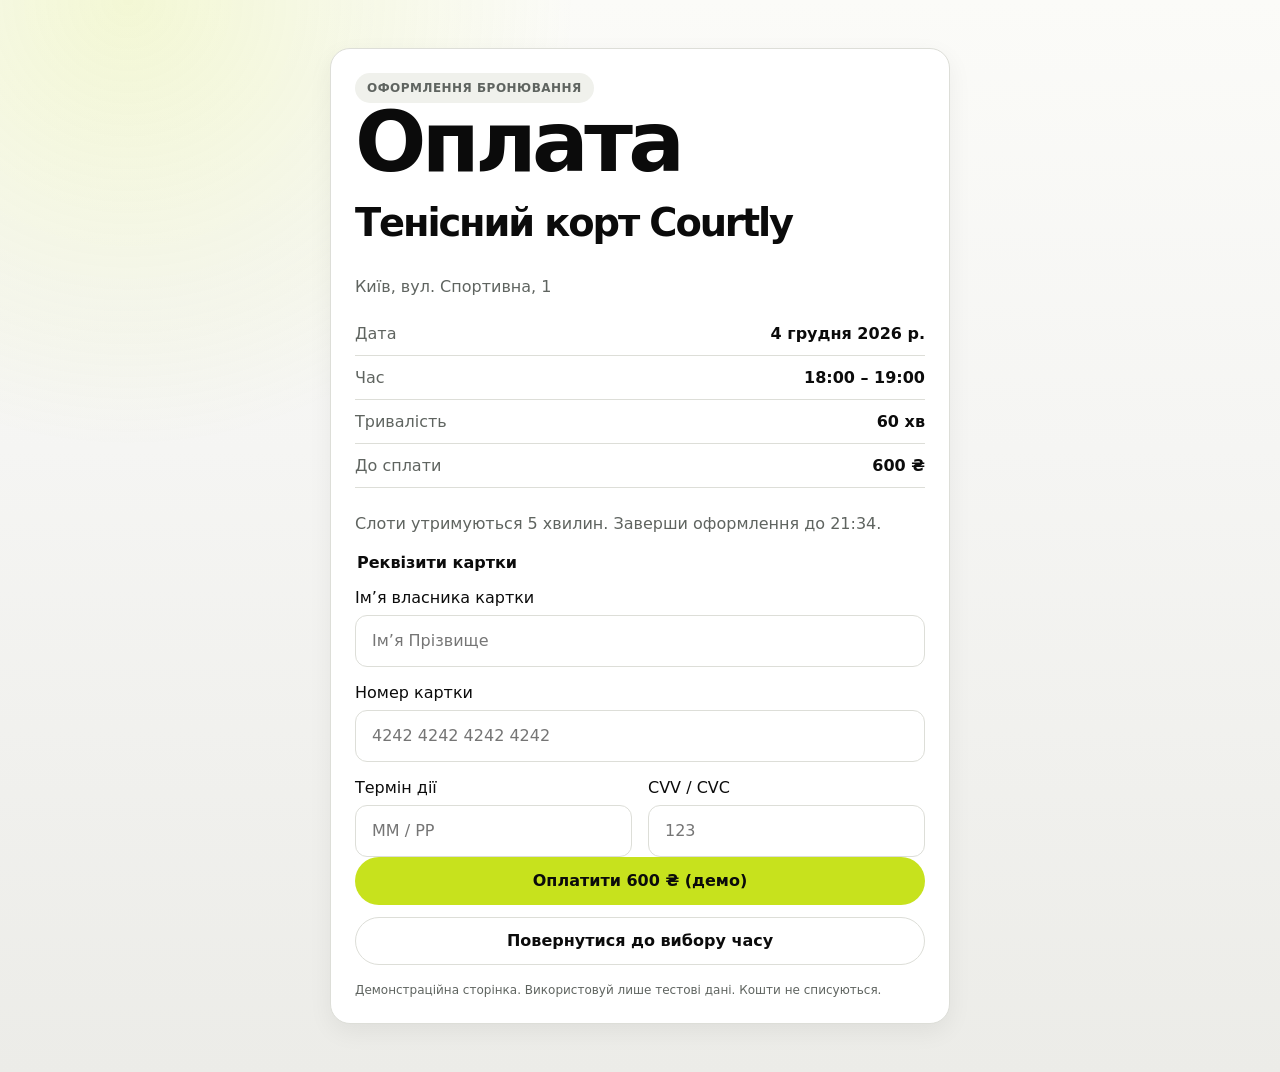
<file: index.html>
<!doctype html>
<html lang="uk">
  <head>
    <meta charset="UTF-8" />
    <meta name="viewport" content="width=device-width, initial-scale=1.0" />
    <title>Оплата — Courtly</title>
    <link rel="stylesheet" href="styles.css" />
    <script src="script.js" defer></script>
  </head>
  <body>
    <main class="checkout-main">
      <section id="checkout" class="checkout-panel booking-summary" aria-labelledby="checkout-title">
        <span class="eyebrow dark">Оформлення бронювання</span>
        <h1 id="checkout-title">Оплата</h1>
        <h2>Тенісний корт Courtly</h2>
        <p>Київ, вул. Спортивна, 1</p>
        <div class="summary-list">
          <div><span>Дата</span><strong id="booking-date"></strong></div>
          <div><span>Час</span><strong>18:00 – 19:00</strong></div>
          <div><span>Тривалість</span><strong>60 хв</strong></div>
          <div><span>До сплати</span><strong>600 ₴</strong></div>
        </div>
        <p>Слоти утримуються 5 хвилин. Заверши оформлення до <span id="held-until"></span>.</p>
        <form id="payment-form" class="checkout-payment-form" novalidate autocomplete="off">
          <fieldset id="card-fields">
            <legend>Реквізити картки</legend>
            <label>Ім’я власника картки
              <input name="cardholder" type="text" placeholder="Ім’я Прізвище" maxlength="120" autocomplete="off" />
            </label>
            <label>Номер картки
              <input name="card_number" type="text" inputmode="numeric" placeholder="4242 4242 4242 4242" maxlength="23" autocomplete="off" />
            </label>
            <div class="checkout-card-details">
              <label>Термін дії
                <input name="expiry" type="text" inputmode="numeric" placeholder="ММ / РР" maxlength="9" autocomplete="off" />
              </label>
              <label>CVV / CVC
                <input name="cvv" type="password" inputmode="numeric" placeholder="123" maxlength="4" autocomplete="off" />
              </label>
            </div>
          </fieldset>
          <button id="pay-button" class="primary-button full" type="submit">Оплатити 600 ₴ (демо)</button>
        </form>
        <button id="reset-button" class="secondary-button full" type="button">Повернутися до вибору часу</button>
        <p class="demo-note">Демонстраційна сторінка. Використовуй лише тестові дані. Кошти не списуються.</p>
      </section>
      <section id="success" class="success-state" aria-labelledby="success-title" hidden>
        <div class="success-illustration" aria-hidden="true">✓</div>
        <h1 id="success-title" tabindex="-1">Оплата успішна!</h1>
        <p>Демонстраційне бронювання оформлено.</p>
        <p>Тенісний корт Courtly, <span id="success-date"></span>, 18:00 – 19:00</p>
        <p>Демооплату 600 ₴ схвалено. Кошти не списано.</p>
        <button id="again-button" class="primary-button" type="button">Повернутись до оформлення</button>
      </section>
    </main>
  </body>
</html>
</file>
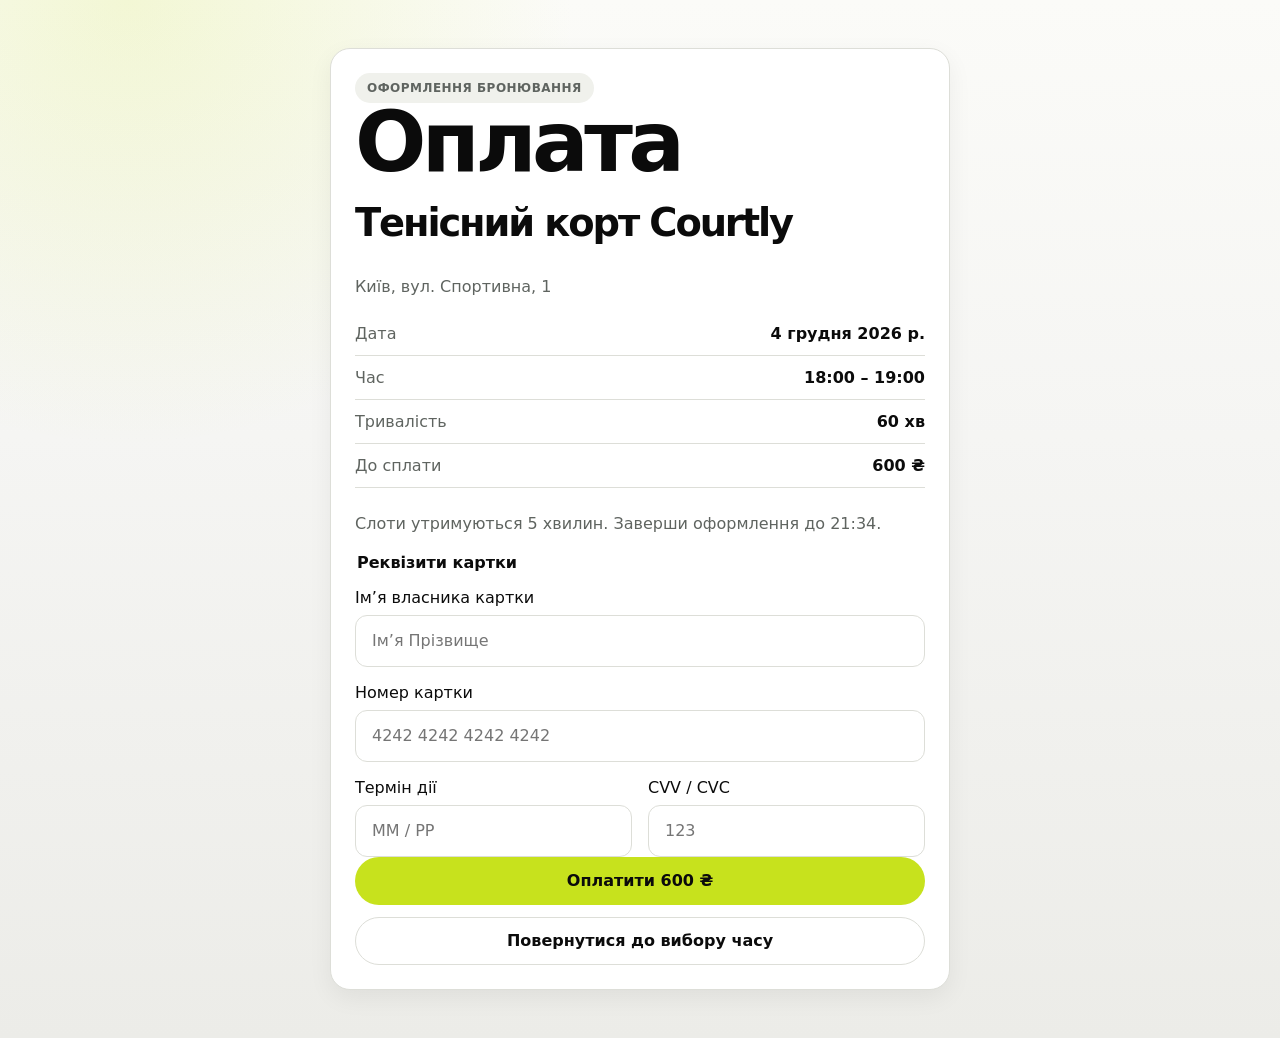
<file: checkout/index.html>
<!doctype html>
<html lang="uk">
  <head>
    <meta charset="UTF-8" />
    <meta name="viewport" content="width=device-width, initial-scale=1.0" />
    <title>Оплата — Courtly</title>
    <link rel="stylesheet" href="../styles.css" />
    <script src="../script.js" defer></script>
  </head>
  <body>
    <main class="checkout-main">
      <section id="checkout" class="checkout-panel booking-summary" aria-labelledby="checkout-title">
        <span class="eyebrow dark">Оформлення бронювання</span>
        <h1 id="checkout-title">Оплата</h1>
        <h2>Тенісний корт Courtly</h2>
        <p>Київ, вул. Спортивна, 1</p>
        <div class="summary-list">
          <div><span>Дата</span><strong id="booking-date"></strong></div>
          <div><span>Час</span><strong>18:00 – 19:00</strong></div>
          <div><span>Тривалість</span><strong>60 хв</strong></div>
          <div><span>До сплати</span><strong>600 ₴</strong></div>
        </div>
        <p>Слоти утримуються 5 хвилин. Заверши оформлення до <span id="held-until"></span>.</p>
        <form id="payment-form" class="checkout-payment-form" novalidate autocomplete="off">
          <fieldset id="card-fields">
            <legend>Реквізити картки</legend>
            <label>Ім’я власника картки
              <input name="cardholder" type="text" placeholder="Ім’я Прізвище" maxlength="120" autocomplete="off" />
            </label>
            <label>Номер картки
              <input name="card_number" type="text" inputmode="numeric" placeholder="4242 4242 4242 4242" maxlength="23" autocomplete="off" />
            </label>
            <div class="checkout-card-details">
              <label>Термін дії
                <input name="expiry" type="text" inputmode="numeric" placeholder="ММ / РР" maxlength="9" autocomplete="off" />
              </label>
              <label>CVV / CVC
                <input name="cvv" type="password" inputmode="numeric" placeholder="123" maxlength="4" autocomplete="off" />
              </label>
            </div>
          </fieldset>
          <button id="pay-button" class="primary-button full" type="submit">Оплатити 600 ₴</button>
        </form>
        <button id="reset-button" class="secondary-button full" type="button">Повернутися до вибору часу</button>
      </section>
      <section id="success" class="success-state" aria-labelledby="success-title" hidden>
        <div class="success-illustration" aria-hidden="true">✓</div>
        <h1 id="success-title" tabindex="-1">Оплата успішна!</h1>
        <p>Бронювання оформлено.</p>
        <p>Тенісний корт Courtly, <span id="success-date"></span>, 18:00 – 19:00</p>
        <p>Оплату 600 ₴ схвалено. </p>
        <button id="again-button" class="primary-button" type="button">Повернутись до оформлення</button>
      </section>
    </main>
  </body>
</html>
</file>
<file: styles.css>
:root {
  font-family: Montserrat, "Avenir Next", "Proxima Nova", Inter, ui-sans-serif, system-ui, -apple-system, BlinkMacSystemFont, "Segoe UI", sans-serif;
  color: #0b0b0b;
  background: #ecece8;
}

* { box-sizing: border-box; }
[hidden] { display: none !important; }
body {
  margin: 0;
  min-width: 320px;
  background:
    radial-gradient(circle at 10% 0%, rgba(199, 226, 29, .16), transparent 28rem),
    linear-gradient(180deg, #fbfbf8 0%, #f5f5f3 42%, #ecece8 100%);
}
button, input { font: inherit; }
button { cursor: pointer; }
button:disabled { cursor: not-allowed; opacity: .55; }
input {
  width: 100%;
  min-width: 0;
  height: 52px;
  padding: 0 16px;
  border: 1px solid #ddded8;
  border-radius: 12px;
  background: #fff;
  color: #0b0b0b;
  outline: none;
}
input:focus { border-color: #b8d615; box-shadow: 0 0 0 3px rgba(199, 226, 29, .28); }
button:focus-visible { outline: 3px solid #2e7dd7; outline-offset: 3px; }
h1, h2, p { margin-top: 0; }
h1, h2 { letter-spacing: -.055em; font-weight: 850; }
h1 { max-width: 780px; margin-bottom: 20px; font-size: clamp(44px, 7vw, 84px); line-height: .94; }
h2 { margin-top: 12px; font-size: clamp(28px, 3vw, 40px); line-height: 1.08; }
p { color: #5f6460; line-height: 1.55; }
.checkout-main { min-height: 100dvh; display: flow-root; }
.checkout-panel {
  width: min(620px, calc(100% - 32px));
  margin: 48px auto;
  padding: 24px;
  border: 1px solid #ddded8;
  border-radius: 20px;
  background: #fff;
  box-shadow: 0 8px 24px rgba(0, 0, 0, .06);
}
.eyebrow {
  display: inline-flex;
  width: fit-content;
  align-items: center;
  border-radius: 999px;
  padding: 8px 12px;
  font-size: 12px;
  font-weight: 800;
  letter-spacing: .04em;
  text-transform: uppercase;
}
.eyebrow.dark { color: #5f6460; background: #f0f1ec; }
.summary-list { display: grid; gap: 12px; margin: 24px 0; }
.summary-list div { display: flex; justify-content: space-between; gap: 12px; padding-bottom: 12px; border-bottom: 1px solid #ddded8; }
.summary-list span { color: #5f6460; }
.summary-list strong { text-align: right; }
.checkout-payment-form fieldset { display: grid; gap: 16px; min-width: 0; margin: 0; padding: 0; border: 0; }
.checkout-payment-form legend { margin-bottom: 16px; font-weight: 700; }
.checkout-payment-form label { display: grid; gap: 8px; min-width: 0; }
.checkout-card-details { display: grid; grid-template-columns: 1fr 1fr; gap: 16px; }
.primary-button, .secondary-button {
  min-height: 48px;
  border-radius: 999px;
  padding: 10px 20px;
  border: 1px solid transparent;
  font-weight: 800;
  transition: transform 140ms, background 140ms, border-color 140ms;
}
.primary-button { background: #c7e21d; color: #0b0b0b; }
.primary-button:hover { background: #b8d615; transform: translateY(-1px); }
.secondary-button { background: #fff; border-color: #ddded8; color: #0b0b0b; }
.secondary-button:hover { border-color: #0b0b0b; transform: translateY(-1px); }
.booking-summary .secondary-button { margin-top: 12px; }
.full { width: 100%; }
.demo-note { margin: 16px 0 0; font-size: 12px; }
.success-state {
  width: min(760px, calc(100% - 48px));
  margin: 80px auto;
  padding: 48px;
  text-align: center;
  border-radius: 28px;
  background: #111;
  color: #fff;
}
.success-state p { color: #c9cec8; }
.success-illustration {
  display: grid;
  place-items: center;
  width: 140px;
  height: 140px;
  margin: 0 auto 24px;
  border-radius: 50%;
  background: #c7e21d;
  color: #0b0b0b;
  font-weight: 900;
}
@media (max-width: 480px) {
  .checkout-panel { margin-block: 24px; }
  .success-state { padding: 24px; margin-block: 32px; }
}
</file>
